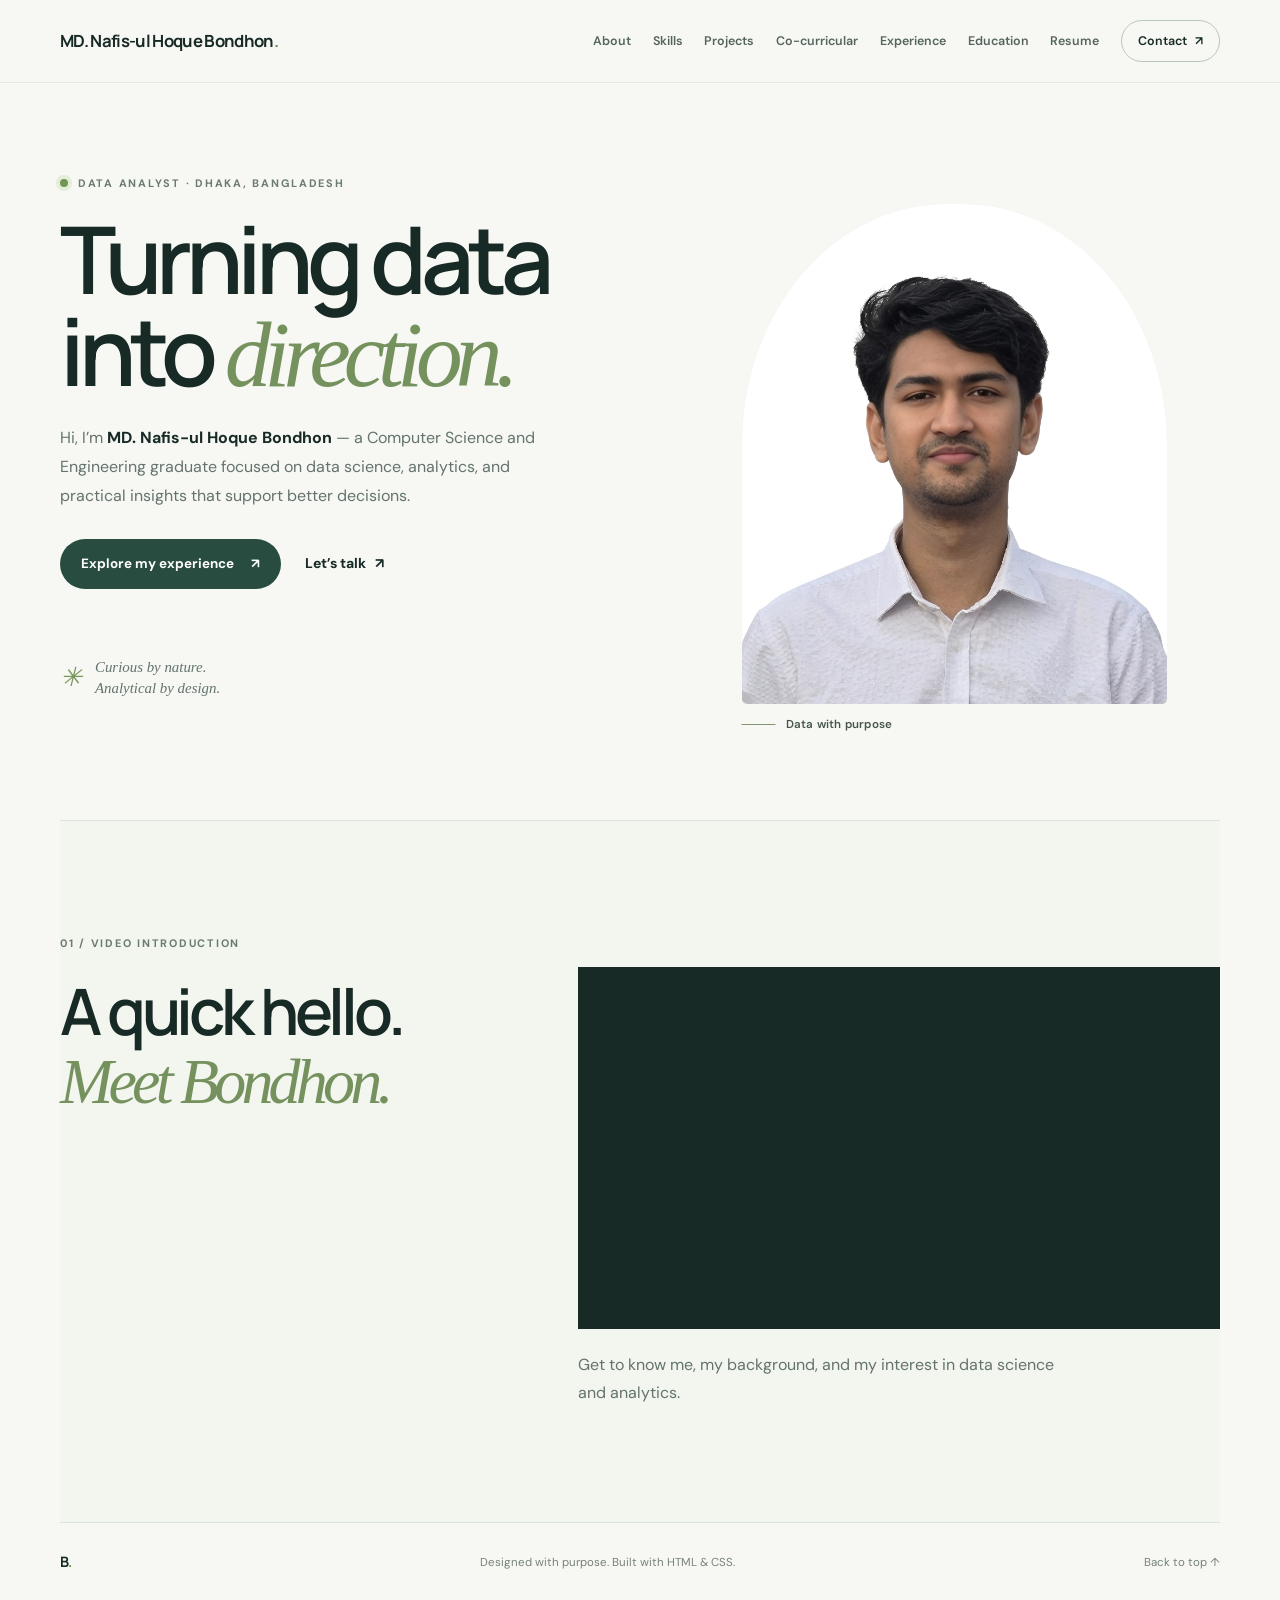
<file: index.html>
<!doctype html>
<html lang="en">
<head>
  <meta charset="utf-8">
  <meta name="viewport" content="width=device-width, initial-scale=1">
  <meta name="description" content="The portfolio of MD. Nafis-ul Hoque Bondhon, a data analyst specializing in data science, analytics, and machine learning.">
  <title>MD. Nafis-ul Hoque Bondhon | Data Analyst</title>
  <link rel="stylesheet" href="style.css">
</head>
<body id="top">
  <header class="site-header">
    <div class="header-inner">
      <a class="brand" href="index.html" aria-label="MD. Nafis-ul Hoque Bondhon, home">MD. Nafis-ul Hoque Bondhon<span>.</span></a>
      <nav class="site-nav" aria-label="Main navigation">
        <a href="about.html">About</a>
        <a href="skills.html">Skills</a>
        <a href="projects.html">Projects</a>
        <a href="co-curricular.html">Co-curricular</a>
        <a href="experience.html">Experience</a>
        <a href="education.html">Education</a>
        <a href="resume.html">Resume</a>
        <a class="nav-contact" href="contact.html">Contact <span aria-hidden="true">↗</span></a>
      </nav>
    </div>
  </header>

  <main>
    <section class="hero section-wrap" aria-labelledby="hero-title">
      <div class="hero-copy">
        <p class="eyebrow"><span class="status-dot"></span> DATA ANALYST · DHAKA, BANGLADESH</p>
        <h1 id="hero-title">Turning data<br>into <span>direction.</span></h1>
        <p class="hero-intro">Hi, I’m <strong>MD. Nafis-ul Hoque Bondhon</strong> — a Computer Science and Engineering graduate focused on data science, analytics, and practical insights that support better decisions.</p>
        <div class="hero-actions">
          <a class="button button-primary" href="experience.html">Explore my experience <span aria-hidden="true">↗</span></a>
          <a class="text-link" href="mailto:nafisulhaque8048@gmail.com">Let’s talk <span aria-hidden="true">↗</span></a>
        </div>
        <div class="hero-note">
          <span class="note-mark" aria-hidden="true">✳</span>
          <span>Curious by nature.<br>Analytical by design.</span>
        </div>
      </div>
      <div class="hero-visual">
        <div class="portrait-frame">
          <img src="Bondhon.jpg" alt="Portrait of MD. Nafis-ul Hoque Bondhon">
        </div>
        <div class="portrait-caption">
          <span class="caption-line"></span>
          <span>Data with purpose</span>
        </div>
      </div>
    </section>

    <section class="video-intro section-wrap section-block" aria-labelledby="video-title">
      <div class="section-heading">
        <p class="eyebrow">01 / VIDEO INTRODUCTION</p>
        <h2 id="video-title">A quick hello.<br><span>Meet Bondhon.</span></h2>
      </div>
      <div class="video-intro-content">
        <div class="video-frame">
          <iframe
            src="https://www.youtube-nocookie.com/embed/mBA6qOTguQE"
            title="Video introduction by MD. Nafis-ul Hoque Bondhon"
            loading="lazy"
            referrerpolicy="strict-origin-when-cross-origin"
            allow="accelerometer; autoplay; clipboard-write; encrypted-media; gyroscope; picture-in-picture; web-share"
            allowfullscreen></iframe>
        </div>
        <p class="video-note">Get to know me, my background, and my interest in data science and analytics.</p>
      </div>
    </section>
  </main>

  <footer class="site-footer">
    <a class="brand footer-brand" href="index.html">B<span>.</span></a>
    <p>Designed with purpose. Built with HTML &amp; CSS.</p>
    <a href="#top">Back to top ↑</a>
  </footer>
</body>
</html>
</file>
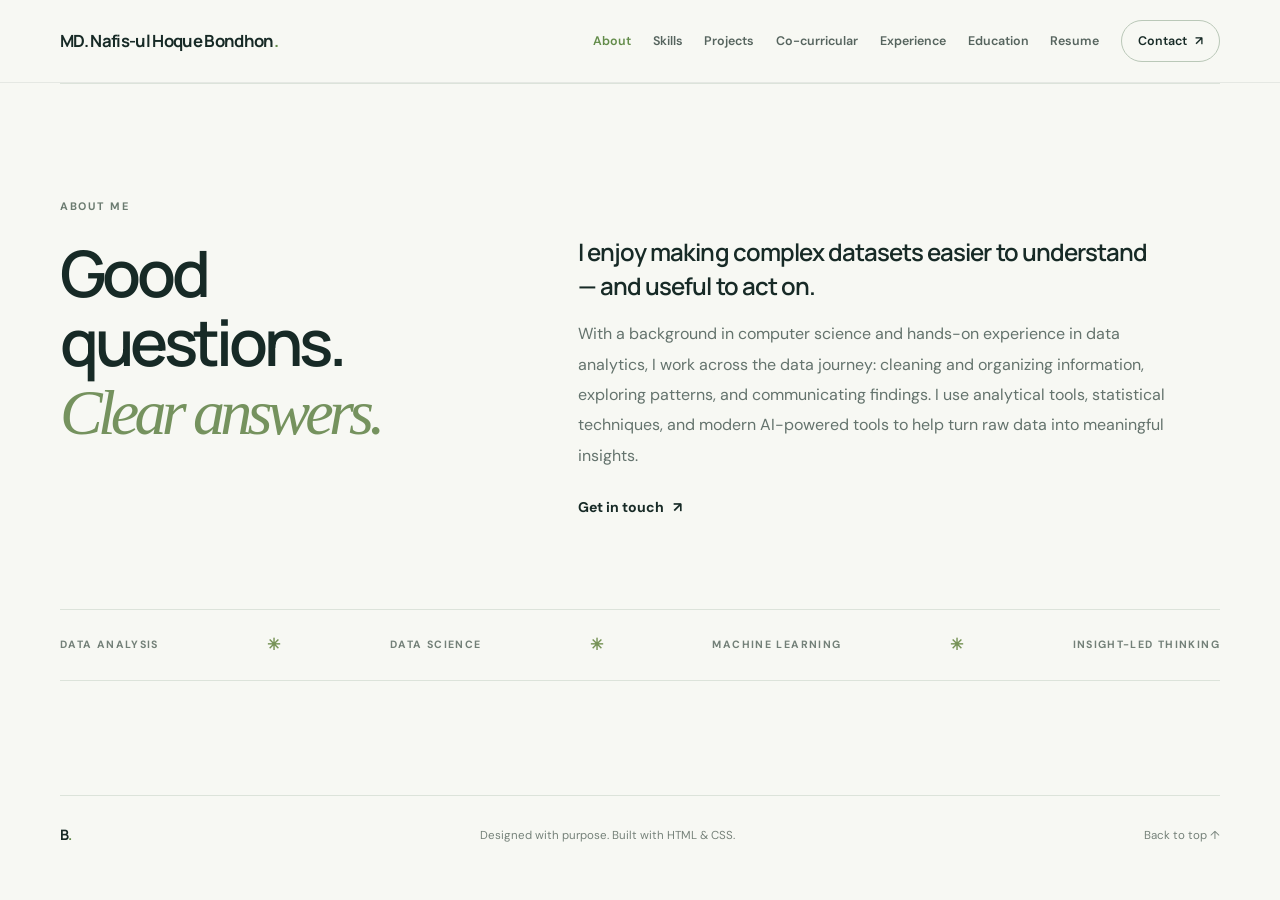
<file: about.html>
<!doctype html>
<html lang="en">
<head>
  <meta charset="utf-8">
  <meta name="viewport" content="width=device-width, initial-scale=1">
  <meta name="description" content="About MD. Nafis-ul Hoque Bondhon, a data analyst focused on data science, analytics, and practical insights.">
  <title>About | MD. Nafis-ul Hoque Bondhon</title>
  <link rel="stylesheet" href="style.css">
</head>
<body id="top">
  <header class="site-header">
    <div class="header-inner">
      <a class="brand" href="index.html" aria-label="MD. Nafis-ul Hoque Bondhon, home">MD. Nafis-ul Hoque Bondhon<span>.</span></a>
      <nav class="site-nav" aria-label="Main navigation">
        <a href="about.html" aria-current="page">About</a><a href="skills.html">Skills</a><a href="projects.html">Projects</a><a href="co-curricular.html">Co-curricular</a><a href="experience.html">Experience</a><a href="education.html">Education</a><a href="resume.html">Resume</a><a class="nav-contact" href="contact.html">Contact <span aria-hidden="true">↗</span></a>
      </nav>
    </div>
  </header>
  <main>
    <section class="about section-wrap section-block" aria-labelledby="about-title">
      <div class="section-heading">
        <p class="eyebrow">ABOUT ME</p>
        <h1 id="about-title">Good questions.<br><span>Clear answers.</span></h1>
      </div>
      <div class="about-content">
        <p class="about-lead">I enjoy making complex datasets easier to understand — and useful to act on.</p>
        <p>With a background in computer science and hands-on experience in data analytics, I work across the data journey: cleaning and organizing information, exploring patterns, and communicating findings. I use analytical tools, statistical techniques, and modern AI-powered tools to help turn raw data into meaningful insights.</p>
        <a class="text-link" href="mailto:nafisulhaque8048@gmail.com">Get in touch <span aria-hidden="true">↗</span></a>
      </div>
      <div class="about-ribbon">
        <span>DATA ANALYSIS</span><span class="ribbon-star" aria-hidden="true">✳</span>
        <span>DATA SCIENCE</span><span class="ribbon-star" aria-hidden="true">✳</span>
        <span>MACHINE LEARNING</span><span class="ribbon-star" aria-hidden="true">✳</span>
        <span>INSIGHT-LED THINKING</span>
      </div>
    </section>
  </main>
  <footer class="site-footer">
    <a class="brand footer-brand" href="index.html">B<span>.</span></a>
    <p>Designed with purpose. Built with HTML &amp; CSS.</p>
    <a href="#top">Back to top ↑</a>
  </footer>
</body>
</html>
</file>
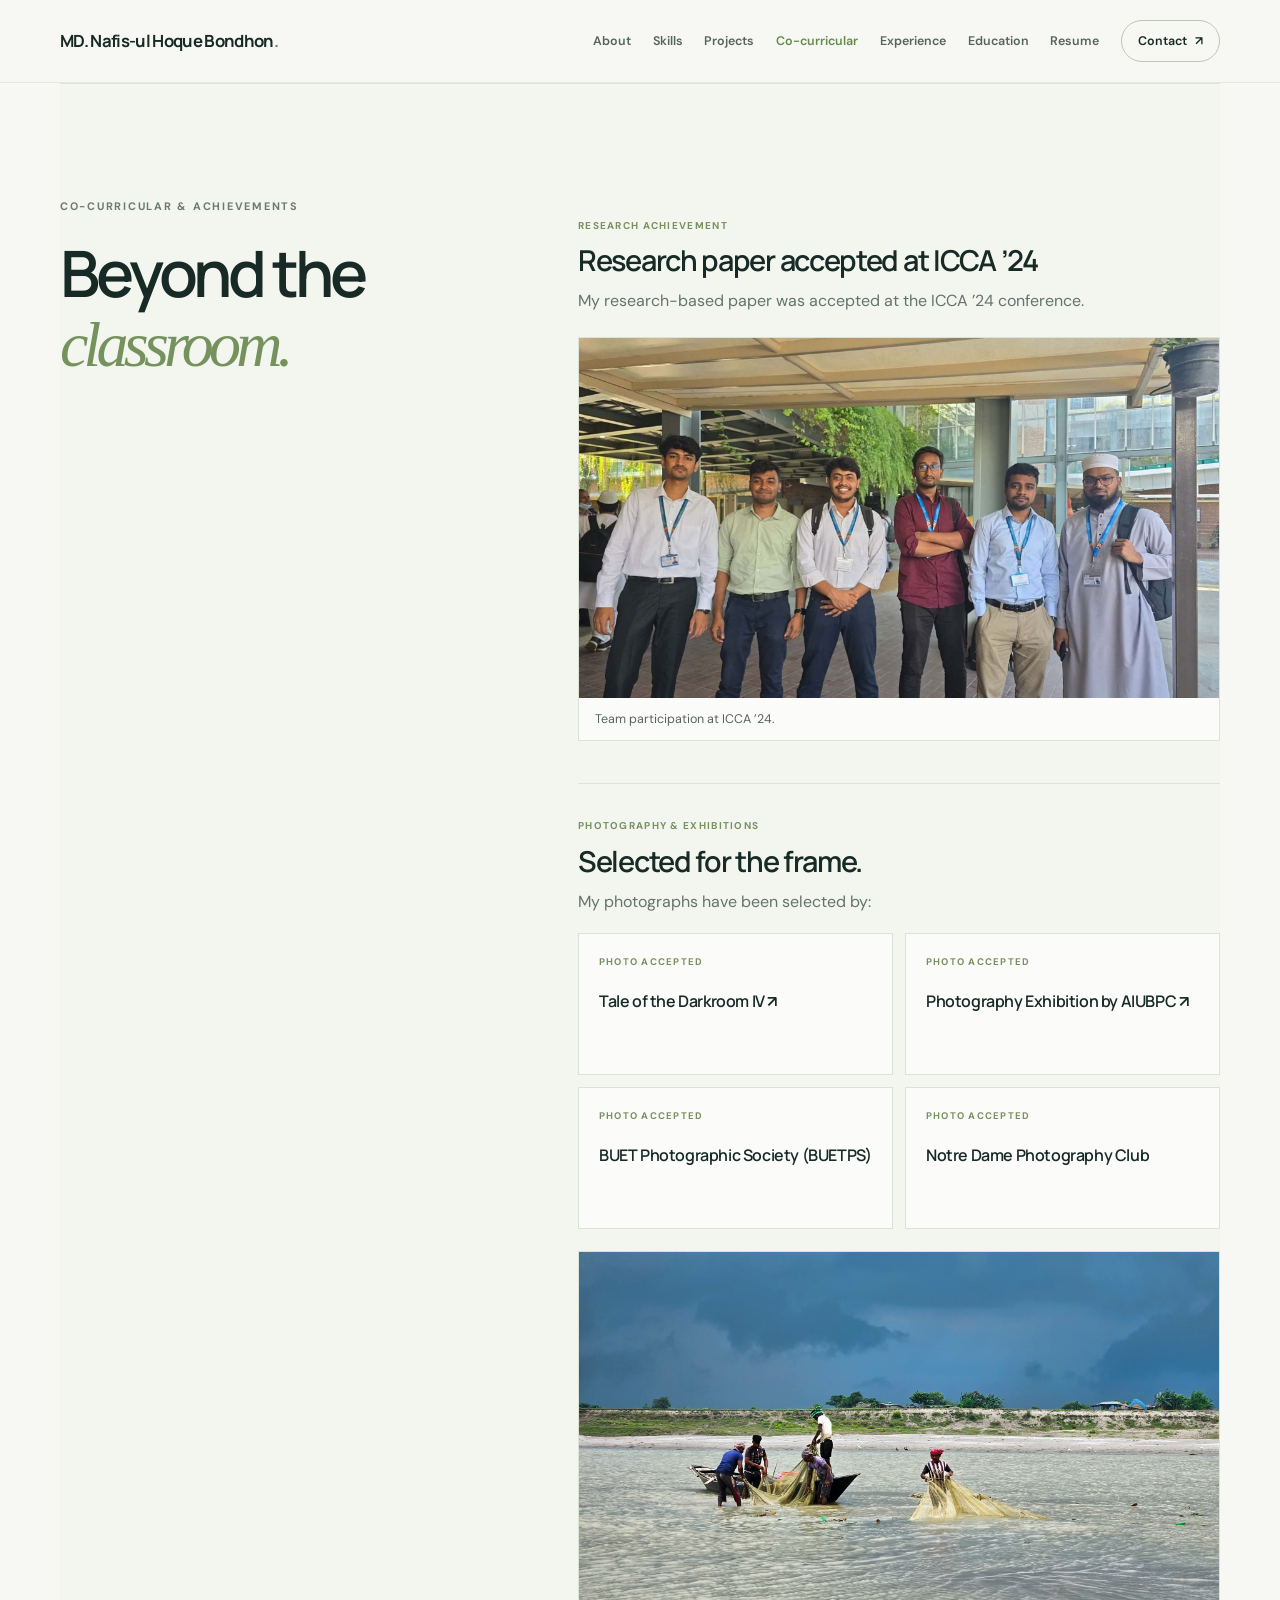
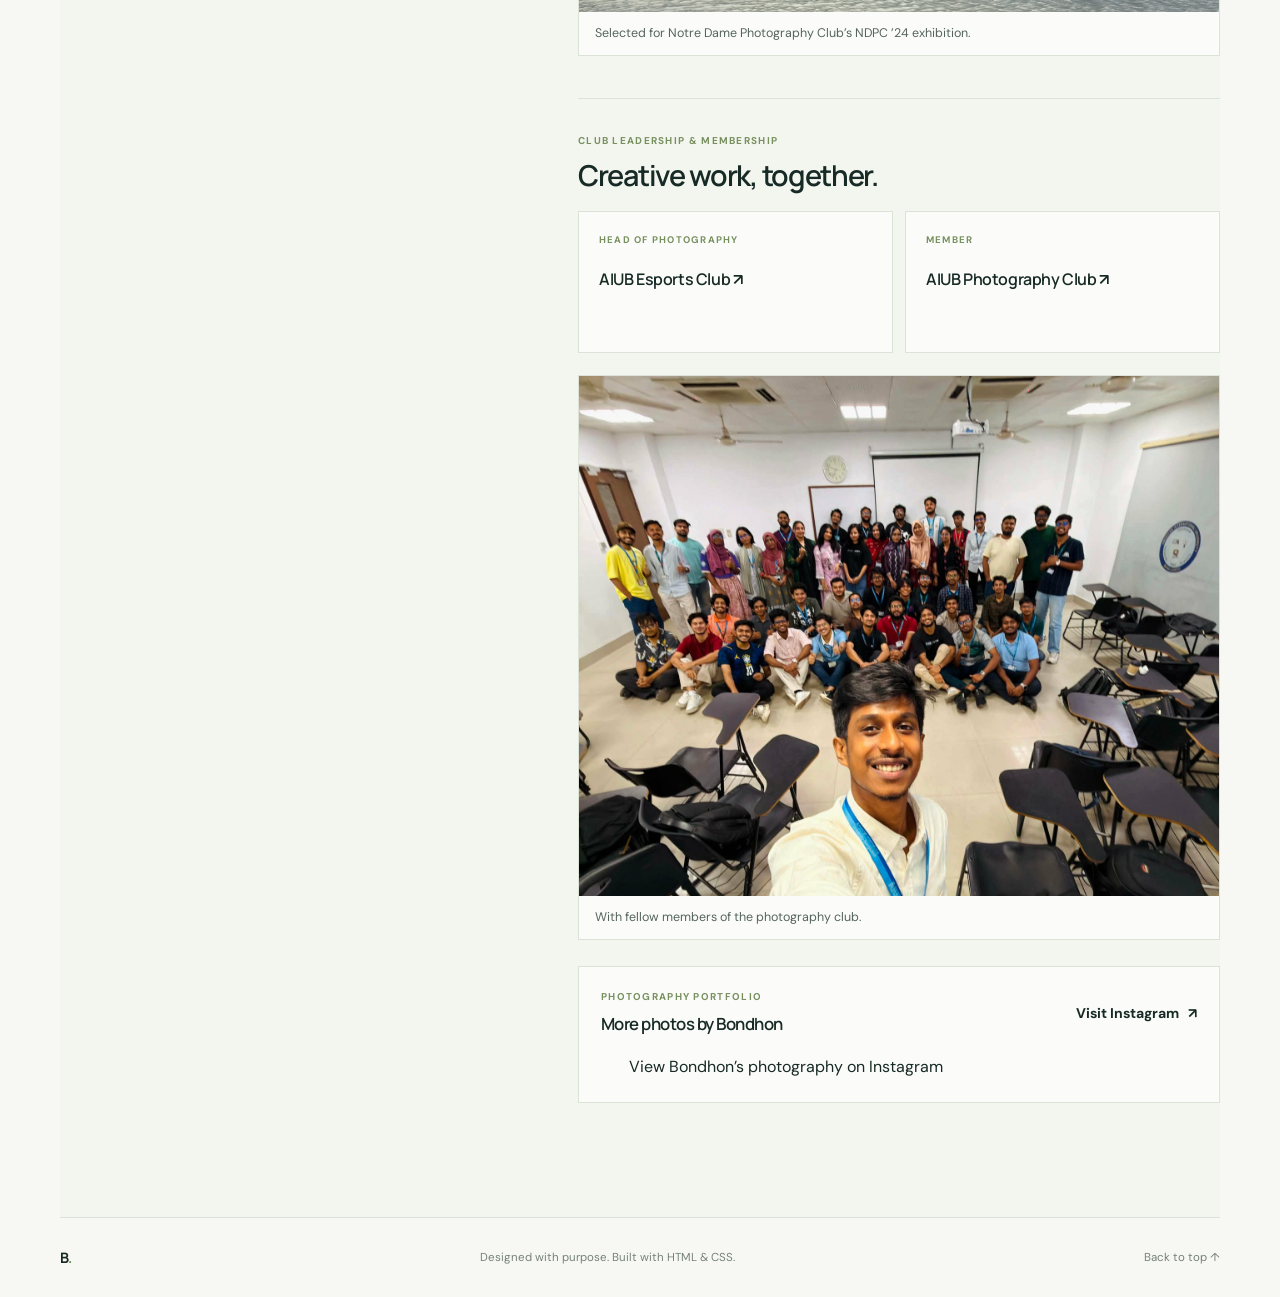
<file: co-curricular.html>
<!doctype html>
<html lang="en">
<head>
  <meta charset="utf-8">
  <meta name="viewport" content="width=device-width, initial-scale=1">
  <meta name="description" content="Research, photography exhibitions, and club activities of MD. Nafis-ul Hoque Bondhon.">
  <title>Co-curricular | MD. Nafis-ul Hoque Bondhon</title>
  <link rel="stylesheet" href="style.css">
</head>
<body id="top">
  <header class="site-header">
    <div class="header-inner">
      <a class="brand" href="index.html" aria-label="MD. Nafis-ul Hoque Bondhon, home">MD. Nafis-ul Hoque Bondhon<span>.</span></a>
      <nav class="site-nav" aria-label="Main navigation">
        <a href="about.html">About</a><a href="skills.html">Skills</a><a href="projects.html">Projects</a><a href="co-curricular.html" aria-current="page">Co-curricular</a><a href="experience.html">Experience</a><a href="education.html">Education</a><a href="resume.html">Resume</a><a class="nav-contact" href="contact.html">Contact <span aria-hidden="true">↗</span></a>
      </nav>
    </div>
  </header>
  <main>
    <section class="co-curricular section-wrap section-block" aria-labelledby="co-curricular-title">
      <div class="section-heading">
        <p class="eyebrow">CO-CURRICULAR &amp; ACHIEVEMENTS</p>
        <h1 id="co-curricular-title">Beyond the<br><span>classroom.</span></h1>
      </div>
      <div class="co-curricular-content">
        <section class="portfolio-subsection" aria-labelledby="research-title">
          <p class="role-type">RESEARCH ACHIEVEMENT</p>
          <h2 class="portfolio-subtitle" id="research-title">Research paper accepted at ICCA ’24</h2>
          <p class="portfolio-copy">My research-based paper was accepted at the ICCA ’24 conference.</p>
          <figure class="proof-figure conference-proof">
            <img src="resources/ICREST.jpg" alt="Research team at ICCA ’24" loading="lazy">
            <figcaption>Team participation at ICCA ’24.</figcaption>
          </figure>
        </section>

        <section class="portfolio-subsection" aria-labelledby="photography-title">
          <p class="role-type">PHOTOGRAPHY &amp; EXHIBITIONS</p>
          <h2 class="portfolio-subtitle" id="photography-title">Selected for the frame.</h2>
          <p class="portfolio-copy">My photographs have been selected by:</p>
          <div class="exhibition-list">
            <article class="exhibition-item">
              <span class="exhibition-label">PHOTO ACCEPTED</span>
              <h3><a href="https://tod4.aiubpc.com/" target="_blank" rel="noopener noreferrer">Tale of the Darkroom IV <span aria-hidden="true">↗</span></a></h3>
            </article>
            <article class="exhibition-item">
              <span class="exhibition-label">PHOTO ACCEPTED</span>
              <h3><a href="https://www.aiub.edu/photography-exhibition-by-aiubpc" target="_blank" rel="noopener noreferrer">Photography Exhibition by AIUBPC <span aria-hidden="true">↗</span></a></h3>
            </article>
            <article class="exhibition-item">
              <span class="exhibition-label">PHOTO ACCEPTED</span>
              <h3>BUET Photographic Society (BUETPS)</h3>
            </article>
            <article class="exhibition-item">
              <span class="exhibition-label">PHOTO ACCEPTED</span>
              <h3>Notre Dame Photography Club</h3>
            </article>
          </div>
          <figure class="proof-figure photography-proof">
            <img src="resources/AcceptedInPhotographyExhibition.jpg" alt="Photograph of fishermen at work, selected for exhibition" loading="lazy">
            <figcaption>Selected for Notre Dame Photography Club’s NDPC ’24 exhibition.</figcaption>
          </figure>
        </section>

        <section class="portfolio-subsection" aria-labelledby="clubs-title">
          <p class="role-type">CLUB LEADERSHIP &amp; MEMBERSHIP</p>
          <h2 class="portfolio-subtitle" id="clubs-title">Creative work, together.</h2>
          <div class="exhibition-list club-roles">
            <article class="exhibition-item">
              <span class="exhibition-label">HEAD OF PHOTOGRAPHY</span>
              <h3><a href="https://www.facebook.com/aiubes" target="_blank" rel="noopener noreferrer">AIUB Esports Club <span aria-hidden="true">↗</span></a></h3>
            </article>
            <article class="exhibition-item">
              <span class="exhibition-label">MEMBER</span>
              <h3><a href="https://www.aiubpc.com/" target="_blank" rel="noopener noreferrer">AIUB Photography Club <span aria-hidden="true">↗</span></a></h3>
            </article>
          </div>
          <figure class="proof-figure membership-proof">
            <img src="resources/MemberOfaPhotography-club.jpg" alt="Bondhon with fellow members at a photography club event" loading="lazy">
            <figcaption>With fellow members of the photography club.</figcaption>
          </figure>
        </section>

        <section class="instagram-embed" aria-labelledby="instagram-title">
          <div class="instagram-embed-heading">
            <div>
              <p class="role-type">PHOTOGRAPHY PORTFOLIO</p>
              <h2 id="instagram-title">More photos by Bondhon</h2>
            </div>
            <a class="text-link" href="https://www.instagram.com/bondhon27_/" target="_blank" rel="noopener noreferrer">Visit Instagram <span aria-hidden="true">↗</span></a>
          </div>
          <blockquote class="instagram-media" data-instgrm-permalink="https://www.instagram.com/bondhon27_/" data-instgrm-version="14" aria-label="Instagram profile with Bondhon's photography">
            <a href="https://www.instagram.com/bondhon27_/" target="_blank" rel="noopener noreferrer">View Bondhon’s photography on Instagram</a>
          </blockquote>
        </section>
      </div>
    </section>
  </main>
  <footer class="site-footer">
    <a class="brand footer-brand" href="index.html">B<span>.</span></a>
    <p>Designed with purpose. Built with HTML &amp; CSS.</p>
    <a href="#top">Back to top ↑</a>
  </footer>
  <script async src="https://www.instagram.com/embed.js"></script>
</body>
</html>
</file>
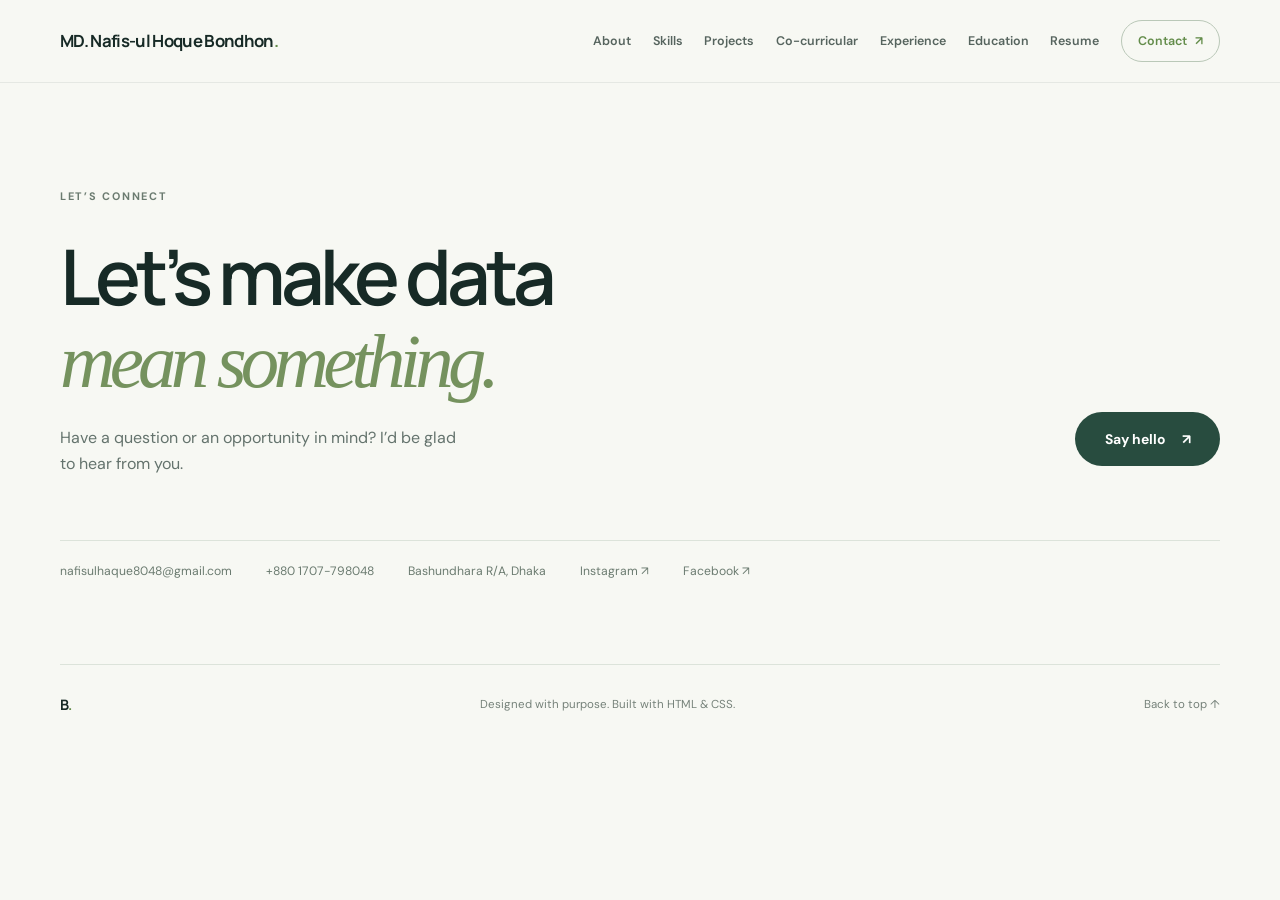
<file: contact.html>
<!doctype html>
<html lang="en">
<head>
  <meta charset="utf-8">
  <meta name="viewport" content="width=device-width, initial-scale=1">
  <meta name="description" content="Contact MD. Nafis-ul Hoque Bondhon about data analytics and career opportunities.">
  <title>Contact | MD. Nafis-ul Hoque Bondhon</title>
  <link rel="stylesheet" href="style.css">
</head>
<body id="top">
  <header class="site-header">
    <div class="header-inner">
      <a class="brand" href="index.html" aria-label="MD. Nafis-ul Hoque Bondhon, home">MD. Nafis-ul Hoque Bondhon<span>.</span></a>
      <nav class="site-nav" aria-label="Main navigation">
        <a href="about.html">About</a><a href="skills.html">Skills</a><a href="projects.html">Projects</a><a href="co-curricular.html">Co-curricular</a><a href="experience.html">Experience</a><a href="education.html">Education</a><a href="resume.html">Resume</a><a class="nav-contact" href="contact.html" aria-current="page">Contact <span aria-hidden="true">↗</span></a>
      </nav>
    </div>
  </header>
  <main>
    <section class="contact section-wrap" aria-labelledby="contact-title">
      <p class="eyebrow">LET’S CONNECT</p>
      <div class="contact-layout">
        <div>
          <h1 id="contact-title">Let’s make data<br><span>mean something.</span></h1>
          <p class="contact-copy">Have a question or an opportunity in mind? I’d be glad to hear from you.</p>
        </div>
        <a class="contact-email" href="mailto:nafisulhaque8048@gmail.com">Say hello <span aria-hidden="true">↗</span></a>
      </div>
      <div class="contact-details">
        <a href="mailto:nafisulhaque8048@gmail.com">nafisulhaque8048@gmail.com</a>
        <a href="tel:+8801707798048">+880 1707-798048</a>
        <span>Bashundhara R/A, Dhaka</span>
        <a href="https://www.instagram.com/bondhon27_/" target="_blank" rel="noopener noreferrer">Instagram <span aria-hidden="true">↗</span></a>
        <a href="https://www.facebook.com/nafisulhaque.bondhon" target="_blank" rel="noopener noreferrer">Facebook <span aria-hidden="true">↗</span></a>
      </div>
    </section>
  </main>
  <footer class="site-footer">
    <a class="brand footer-brand" href="index.html">B<span>.</span></a>
    <p>Designed with purpose. Built with HTML &amp; CSS.</p>
    <a href="#top">Back to top ↑</a>
  </footer>
</body>
</html>
</file>
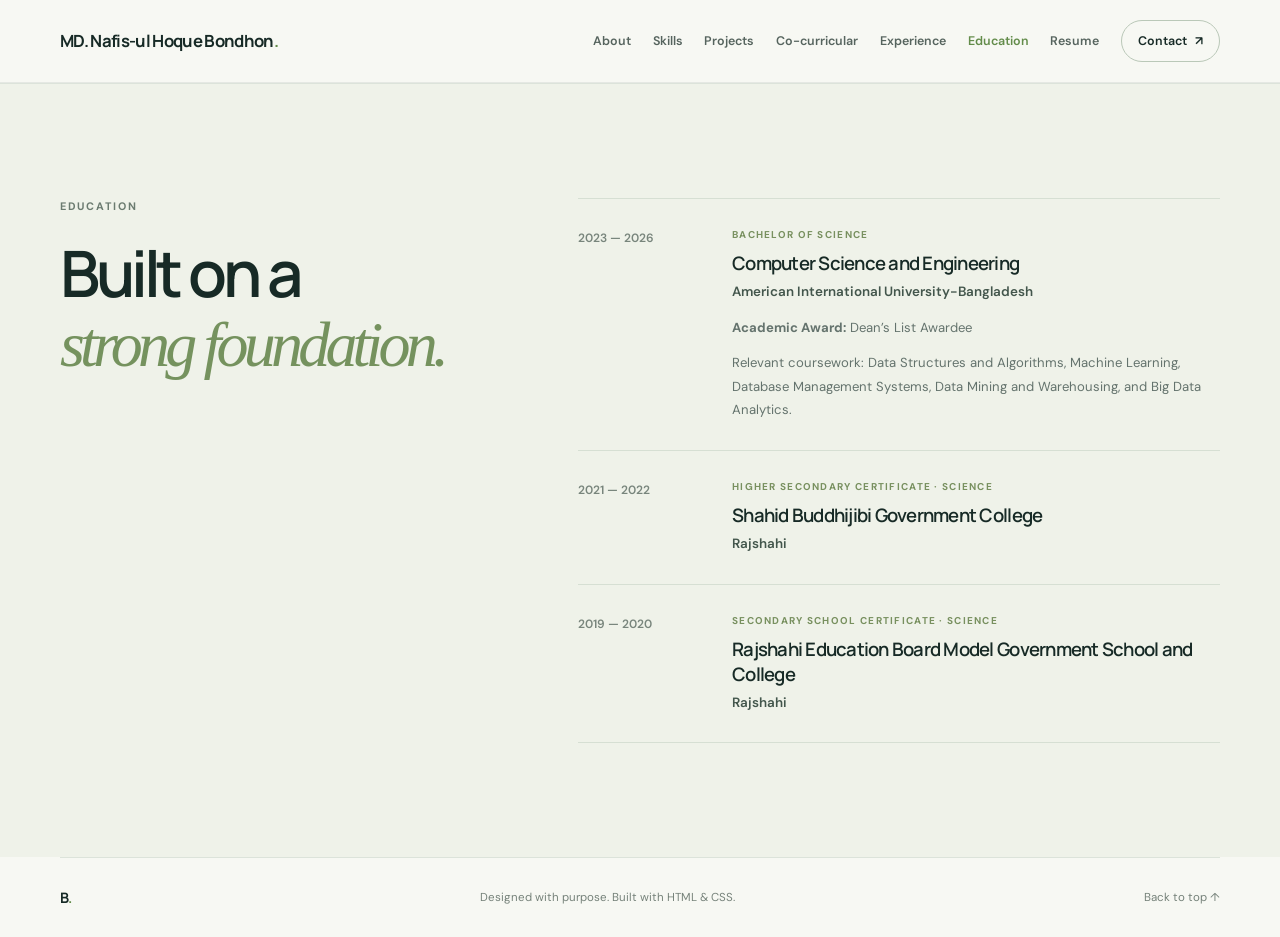
<file: education.html>
<!doctype html>
<html lang="en">
<head>
  <meta charset="utf-8">
  <meta name="viewport" content="width=device-width, initial-scale=1">
  <meta name="description" content="Education and relevant coursework of MD. Nafis-ul Hoque Bondhon.">
  <title>Education | MD. Nafis-ul Hoque Bondhon</title>
  <link rel="stylesheet" href="style.css">
</head>
<body id="top">
  <header class="site-header">
    <div class="header-inner">
      <a class="brand" href="index.html" aria-label="MD. Nafis-ul Hoque Bondhon, home">MD. Nafis-ul Hoque Bondhon<span>.</span></a>
      <nav class="site-nav" aria-label="Main navigation">
        <a href="about.html">About</a><a href="skills.html">Skills</a><a href="projects.html">Projects</a><a href="co-curricular.html">Co-curricular</a><a href="experience.html">Experience</a><a href="education.html" aria-current="page">Education</a><a href="resume.html">Resume</a><a class="nav-contact" href="contact.html">Contact <span aria-hidden="true">↗</span></a>
      </nav>
    </div>
  </header>
  <main>
    <section class="education section-wrap section-block" aria-labelledby="education-title">
      <div class="section-heading">
        <p class="eyebrow">EDUCATION</p>
        <h1 id="education-title">Built on a<br><span>strong foundation.</span></h1>
      </div>
      <div class="education-list">
        <article class="education-item">
          <div class="education-period">2023 — 2026</div>
          <div>
            <p class="role-type">BACHELOR OF SCIENCE</p>
            <h2>Computer Science and Engineering</h2>
            <p class="organization">American International University-Bangladesh</p>
            <p class="coursework"><strong>Academic Award:</strong> Dean’s List Awardee</p>
            <p class="coursework">Relevant coursework: Data Structures and Algorithms, Machine Learning, Database Management Systems, Data Mining and Warehousing, and Big Data Analytics.</p>
          </div>
        </article>
        <article class="education-item">
          <div class="education-period">2021 — 2022</div>
          <div>
            <p class="role-type">HIGHER SECONDARY CERTIFICATE · SCIENCE</p>
            <h2>Shahid Buddhijibi Government College</h2>
            <p class="organization">Rajshahi</p>
          </div>
        </article>
        <article class="education-item">
          <div class="education-period">2019 — 2020</div>
          <div>
            <p class="role-type">SECONDARY SCHOOL CERTIFICATE · SCIENCE</p>
            <h2>Rajshahi Education Board Model Government School and College</h2>
            <p class="organization">Rajshahi</p>
          </div>
        </article>
      </div>
    </section>
  </main>
  <footer class="site-footer">
    <a class="brand footer-brand" href="index.html">B<span>.</span></a>
    <p>Designed with purpose. Built with HTML &amp; CSS.</p>
    <a href="#top">Back to top ↑</a>
  </footer>
</body>
</html>
</file>
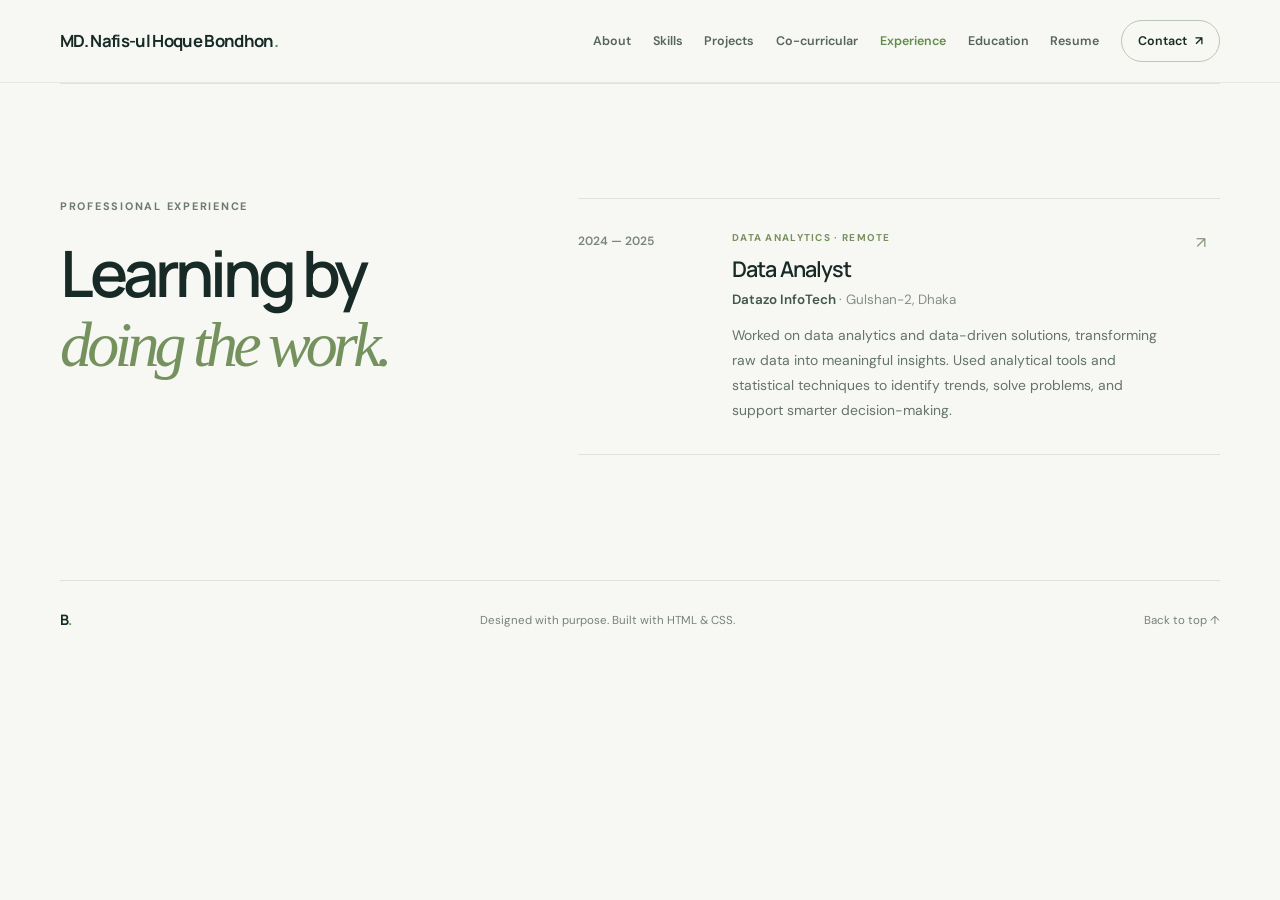
<file: experience.html>
<!doctype html>
<html lang="en">
<head>
  <meta charset="utf-8">
  <meta name="viewport" content="width=device-width, initial-scale=1">
  <meta name="description" content="Professional data analytics and data science experience of MD. Nafis-ul Hoque Bondhon.">
  <title>Experience | MD. Nafis-ul Hoque Bondhon</title>
  <link rel="stylesheet" href="style.css">
</head>
<body id="top">
  <header class="site-header">
    <div class="header-inner">
      <a class="brand" href="index.html" aria-label="MD. Nafis-ul Hoque Bondhon, home">MD. Nafis-ul Hoque Bondhon<span>.</span></a>
      <nav class="site-nav" aria-label="Main navigation">
        <a href="about.html">About</a><a href="skills.html">Skills</a><a href="projects.html">Projects</a><a href="co-curricular.html">Co-curricular</a><a href="experience.html" aria-current="page">Experience</a><a href="education.html">Education</a><a href="resume.html">Resume</a><a class="nav-contact" href="contact.html">Contact <span aria-hidden="true">↗</span></a>
      </nav>
    </div>
  </header>
  <main>
    <section class="experience section-wrap section-block" aria-labelledby="experience-title">
      <div class="section-heading">
        <p class="eyebrow">PROFESSIONAL EXPERIENCE</p>
        <h1 id="experience-title">Learning by<br><span>doing the work.</span></h1>
      </div>
      <div class="timeline">
        <article class="timeline-item">
          <div class="timeline-date">2024 — 2025</div>
          <div class="timeline-main">
            <p class="role-type">DATA ANALYTICS · REMOTE</p>
            <h2>Data Analyst</h2>
            <p class="organization">Datazo InfoTech <span>· Gulshan-2, Dhaka</span></p>
            <p class="role-description">Worked on data analytics and data-driven solutions, transforming raw data into meaningful insights. Used analytical tools and statistical techniques to identify trends, solve problems, and support smarter decision-making.</p>
          </div>
          <span class="timeline-arrow" aria-hidden="true">↗</span>
        </article>
      </div>
    </section>
  </main>
  <footer class="site-footer">
    <a class="brand footer-brand" href="index.html">B<span>.</span></a>
    <p>Designed with purpose. Built with HTML &amp; CSS.</p>
    <a href="#top">Back to top ↑</a>
  </footer>
</body>
</html>
</file>
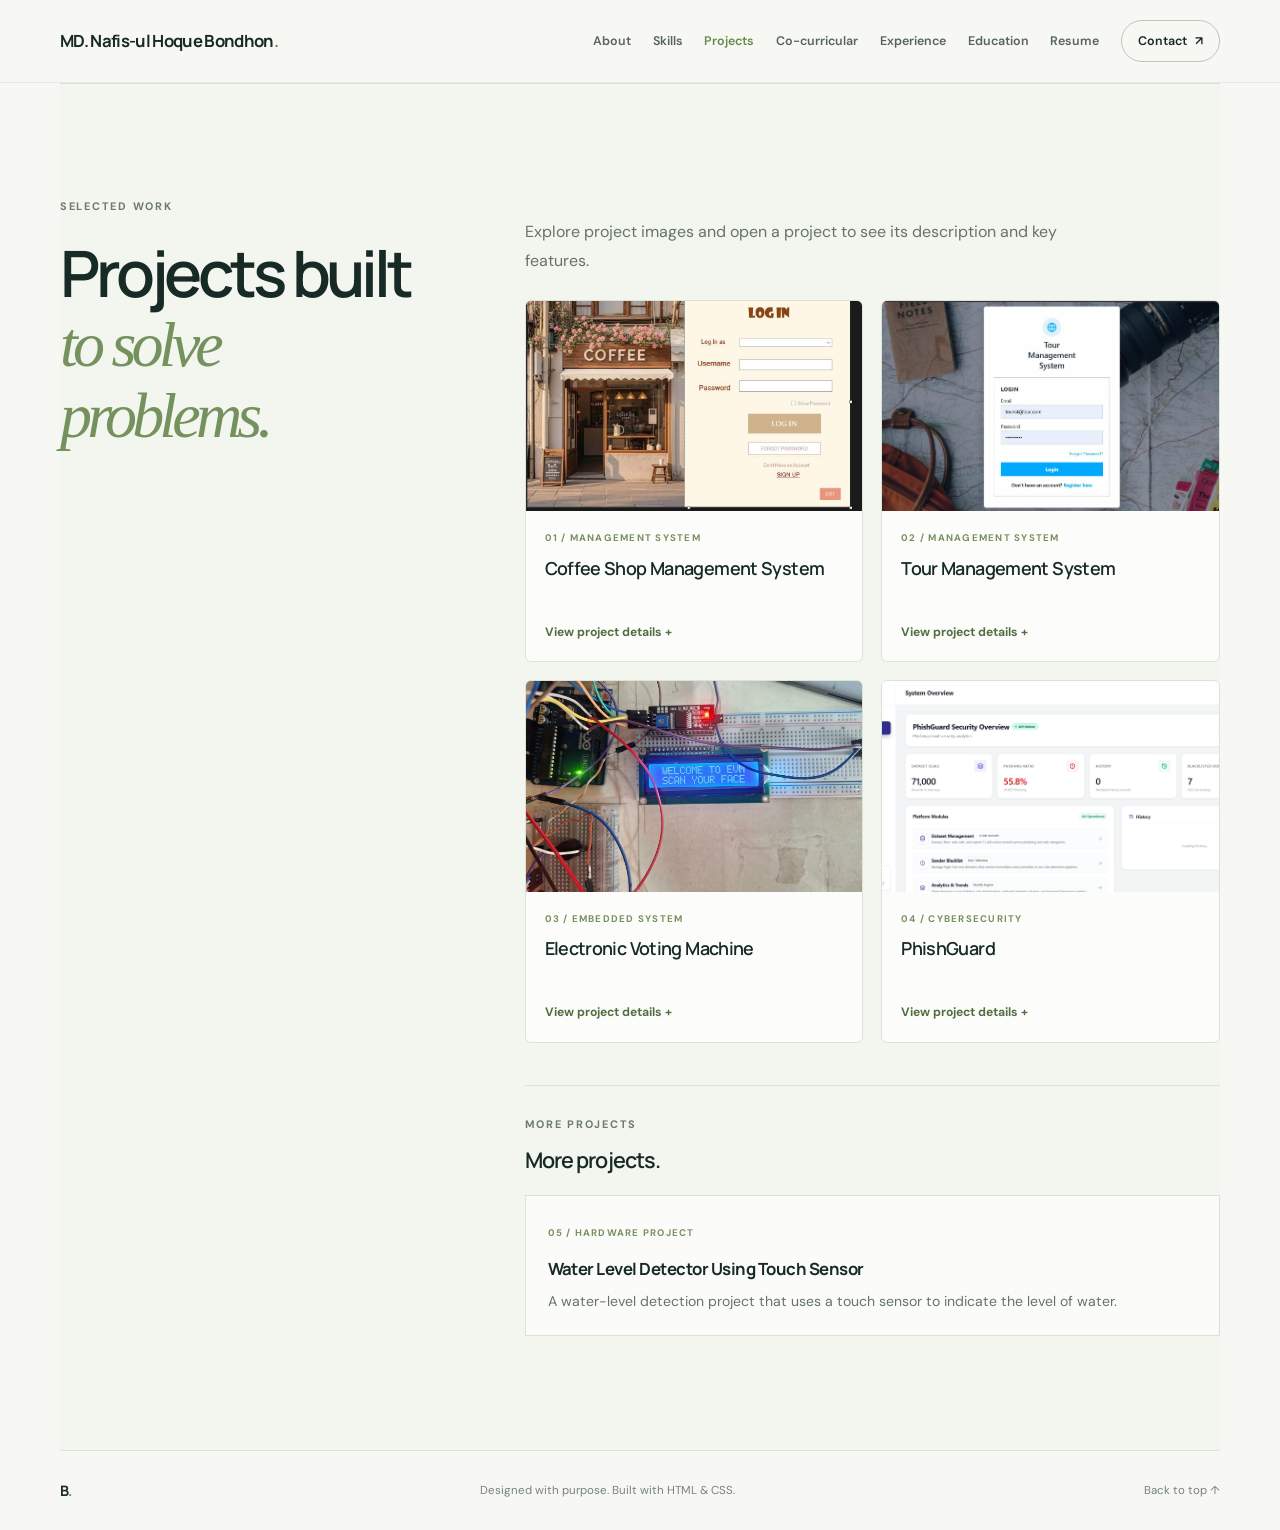
<file: projects.html>
<!doctype html>
<html lang="en">
<head>
  <meta charset="utf-8">
  <meta name="viewport" content="width=device-width, initial-scale=1">
  <meta name="description" content="Selected software, security, and hardware projects by MD. Nafis-ul Hoque Bondhon.">
  <title>Projects | MD. Nafis-ul Hoque Bondhon</title>
  <link rel="stylesheet" href="style.css">
</head>
<body id="top">
  <header class="site-header">
    <div class="header-inner">
      <a class="brand" href="index.html" aria-label="MD. Nafis-ul Hoque Bondhon, home">MD. Nafis-ul Hoque Bondhon<span>.</span></a>
      <nav class="site-nav" aria-label="Main navigation">
        <a href="about.html">About</a><a href="skills.html">Skills</a><a href="projects.html" aria-current="page">Projects</a><a href="co-curricular.html">Co-curricular</a><a href="experience.html">Experience</a><a href="education.html">Education</a><a href="resume.html">Resume</a><a class="nav-contact" href="contact.html">Contact <span aria-hidden="true">↗</span></a>
      </nav>
    </div>
  </header>
  <main>
    <section class="projects section-wrap section-block" aria-labelledby="projects-title">
      <div class="section-heading">
        <p class="eyebrow">SELECTED WORK</p>
        <h1 id="projects-title">Projects built<br><span>to solve problems.</span></h1>
      </div>
      <div class="projects-content">
        <p class="section-intro">Explore project images and open a project to see its description and key features.</p>
        <div class="project-grid">
          <details class="project-card">
            <summary>
              <img src="resources/CoffeShopManagement.jpg" alt="Coffee Shop Management System login screen" loading="lazy">
              <span class="project-summary">
                <span class="project-number">01 / MANAGEMENT SYSTEM</span>
                <span class="project-title">Coffee Shop Management System</span>
                <span class="project-toggle"><span class="toggle-open">View project details</span><span class="toggle-close">Hide details</span></span>
              </span>
            </summary>
            <div class="project-details">
              <p>A Coffee Shop Management System with a user-friendly login interface. Admins, employees, and customers can securely log in using a username and password, with password recovery, sign-up, and exit options.</p>
              <h2>Features</h2>
              <ul class="project-features">
                <li>Login</li><li>Sign up</li><li>Forgot password</li><li>Order management</li>
                <li>Payment system</li><li>Menu management</li><li>Food management</li>
                <li>Employee management</li><li>Customer management</li>
                <li>Financial management</li><li>Sales report</li><li>Logout</li><li>Exit</li>
              </ul>
            </div>
          </details>

          <details class="project-card">
            <summary>
              <img src="resources/TourManagementSystem.jpg" alt="Tour Management System login screen" loading="lazy">
              <span class="project-summary">
                <span class="project-number">02 / MANAGEMENT SYSTEM</span>
                <span class="project-title">Tour Management System</span>
                <span class="project-toggle"><span class="toggle-open">View project details</span><span class="toggle-close">Hide details</span></span>
              </span>
            </summary>
            <div class="project-details">
              <p>A Tour Management System that helps tourists log in and access tour-related services.</p>
              <h2>Features</h2>
              <ul class="project-features">
                <li>Login</li><li>Registration</li><li>Forgot password</li><li>Tour booking</li>
                <li>Tour packages</li><li>Tourist management</li><li>Tour guide management</li>
                <li>Destination management</li><li>Payment</li>
              </ul>
            </div>
          </details>

          <details class="project-card">
            <summary>
              <img src="resources/ElectronicVotingMachine.jpg" alt="Electronic Voting Machine prototype with LCD display" loading="lazy">
              <span class="project-summary">
                <span class="project-number">03 / EMBEDDED SYSTEM</span>
                <span class="project-title">Electronic Voting Machine</span>
                <span class="project-toggle"><span class="toggle-open">View project details</span><span class="toggle-close">Hide details</span></span>
              </span>
            </summary>
            <div class="project-details">
              <p>An Electronic Voting Machine that uses face recognition to verify voters and support secure voting.</p>
              <img class="project-detail-image" src="resources/ElectronicVotingMachien1.jpg" alt="Electronic Voting Machine candidate selection prototype" loading="lazy">
              <h2>Features</h2>
              <ul class="project-features">
                <li>Face recognition</li><li>Voter verification</li><li>Candidate selection</li>
                <li>Vote casting</li><li>Duplicate-voting prevention</li><li>LCD display</li>
                <li>LED indicators</li><li>Vote counting</li><li>Result display</li>
              </ul>
            </div>
          </details>

          <details class="project-card">
            <summary>
              <img src="resources/Phising-detection.jpg" alt="PhishGuard phishing security analytics dashboard" loading="lazy">
              <span class="project-summary">
                <span class="project-number">04 / CYBERSECURITY</span>
                <span class="project-title">PhishGuard</span>
                <span class="project-toggle"><span class="toggle-open">View project details</span><span class="toggle-close">Hide details</span></span>
              </span>
            </summary>
            <div class="project-details">
              <p>PhishGuard is a phishing email detection and security analysis system that identifies phishing emails, manages blacklisted domains, and provides security analytics to protect users from email-based threats.</p>
              <h2>Key features</h2>
              <ul class="project-features">
                <li>Email dataset management</li><li>Phishing email detection</li>
                <li>Phishing ratio analysis</li><li>Sender domain blacklisting</li>
                <li>Security analytics and trends</li><li>Email history tracking</li>
                <li>Risk statistics and visualization</li><li>Dataset filtering and export</li>
                <li>Real-time API monitoring</li>
              </ul>
            </div>
          </details>
        </div>

        <section class="more-projects" aria-labelledby="more-projects-title">
          <p class="eyebrow">MORE PROJECTS</p>
          <h2 id="more-projects-title">More projects.</h2>
          <article class="more-project-card">
            <span class="project-number">05 / HARDWARE PROJECT</span>
            <h3>Water Level Detector Using Touch Sensor</h3>
            <p>A water-level detection project that uses a touch sensor to indicate the level of water.</p>
          </article>
        </section>
      </div>
    </section>
  </main>
  <footer class="site-footer">
    <a class="brand footer-brand" href="index.html">B<span>.</span></a>
    <p>Designed with purpose. Built with HTML &amp; CSS.</p>
    <a href="#top">Back to top ↑</a>
  </footer>
</body>
</html>
</file>
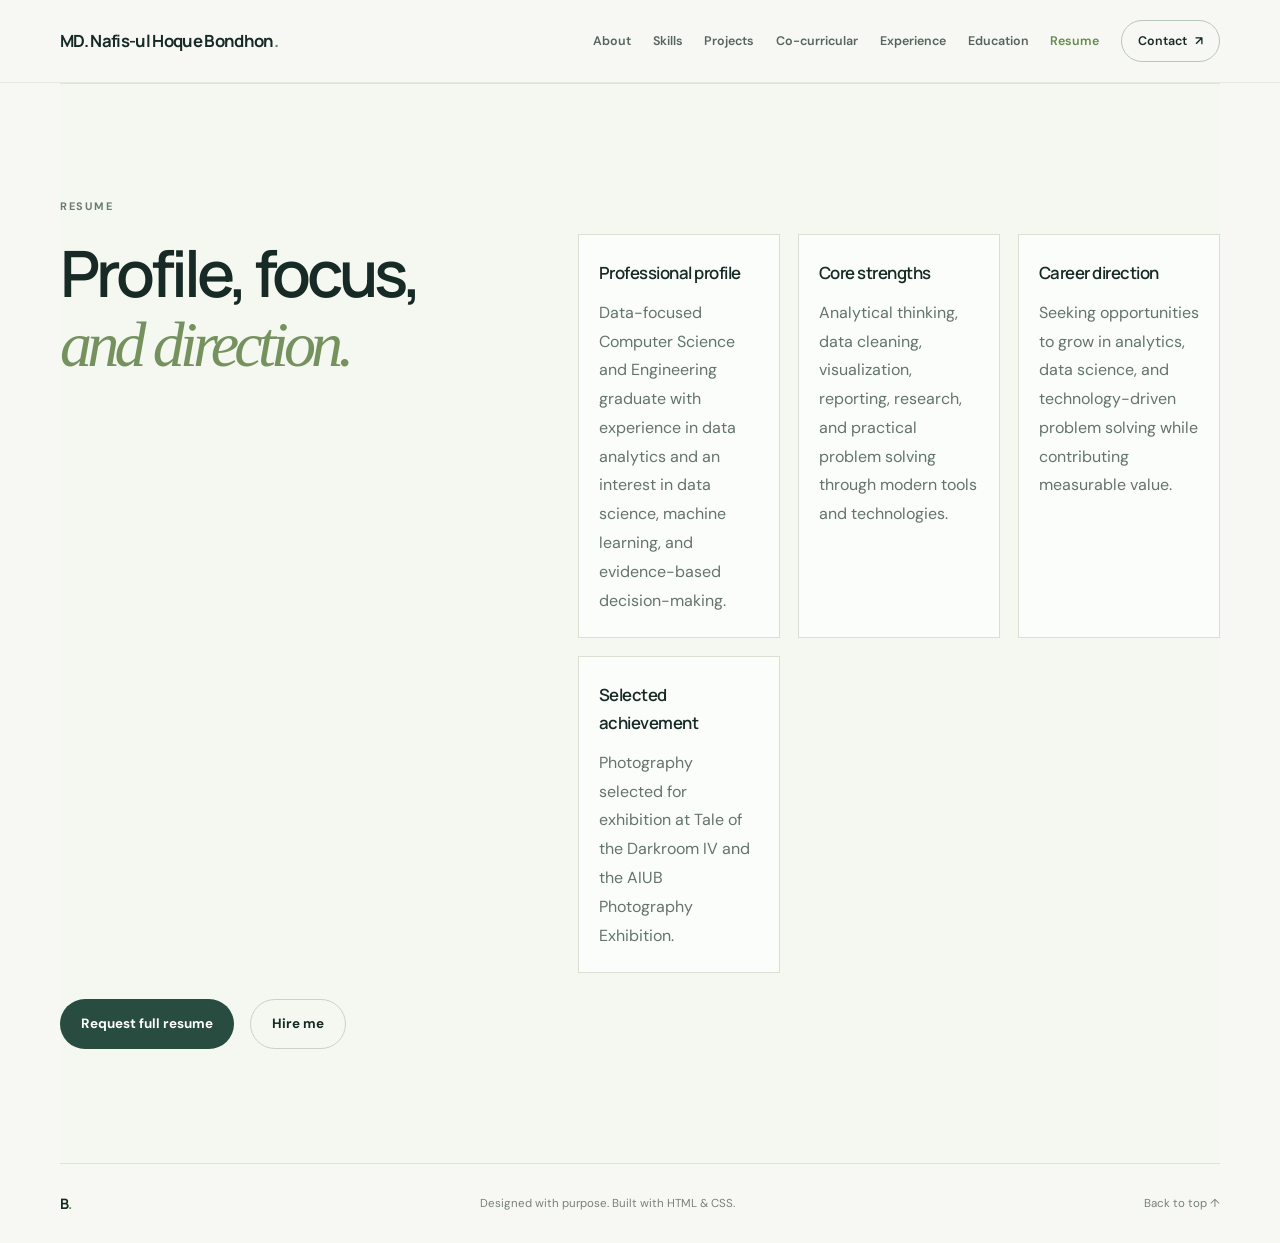
<file: resume.html>
<!doctype html>
<html lang="en">
<head>
  <meta charset="utf-8">
  <meta name="viewport" content="width=device-width, initial-scale=1">
  <meta name="description" content="Professional profile, strengths, and career direction of MD. Nafis-ul Hoque Bondhon.">
  <title>Resume | MD. Nafis-ul Hoque Bondhon</title>
  <link rel="stylesheet" href="style.css">
</head>
<body id="top">
  <header class="site-header">
    <div class="header-inner">
      <a class="brand" href="index.html" aria-label="MD. Nafis-ul Hoque Bondhon, home">MD. Nafis-ul Hoque Bondhon<span>.</span></a>
      <nav class="site-nav" aria-label="Main navigation">
        <a href="about.html">About</a><a href="skills.html">Skills</a><a href="projects.html">Projects</a><a href="co-curricular.html">Co-curricular</a><a href="experience.html">Experience</a><a href="education.html">Education</a><a href="resume.html" aria-current="page">Resume</a><a class="nav-contact" href="contact.html">Contact <span aria-hidden="true">↗</span></a>
      </nav>
    </div>
  </header>
  <main>
    <section class="resume section-wrap section-block" aria-labelledby="resume-title">
      <div class="section-heading">
        <p class="eyebrow">RESUME</p>
        <h1 id="resume-title">Profile, focus,<br><span>and direction.</span></h1>
      </div>
      <div class="resume-content">
        <article class="resume-card">
          <h2>Professional profile</h2>
          <p>Data-focused Computer Science and Engineering graduate with experience in data analytics and an interest in data science, machine learning, and evidence-based decision-making.</p>
        </article>
        <article class="resume-card">
          <h2>Core strengths</h2>
          <p>Analytical thinking, data cleaning, visualization, reporting, research, and practical problem solving through modern tools and technologies.</p>
        </article>
        <article class="resume-card">
          <h2>Career direction</h2>
          <p>Seeking opportunities to grow in analytics, data science, and technology-driven problem solving while contributing measurable value.</p>
        </article>
        <article class="resume-card">
          <h2>Selected achievement</h2>
          <p>Photography selected for exhibition at Tale of the Darkroom IV and the AIUB Photography Exhibition.</p>
        </article>
      </div>
      <div class="resume-actions">
        <a class="button button-primary" href="mailto:nafisulhaque8048@gmail.com?subject=Request%20for%20Resume">Request full resume</a>
        <a class="button button-secondary" href="contact.html">Hire me</a>
      </div>
    </section>
  </main>
  <footer class="site-footer">
    <a class="brand footer-brand" href="index.html">B<span>.</span></a>
    <p>Designed with purpose. Built with HTML &amp; CSS.</p>
    <a href="#top">Back to top ↑</a>
  </footer>
</body>
</html>
</file>
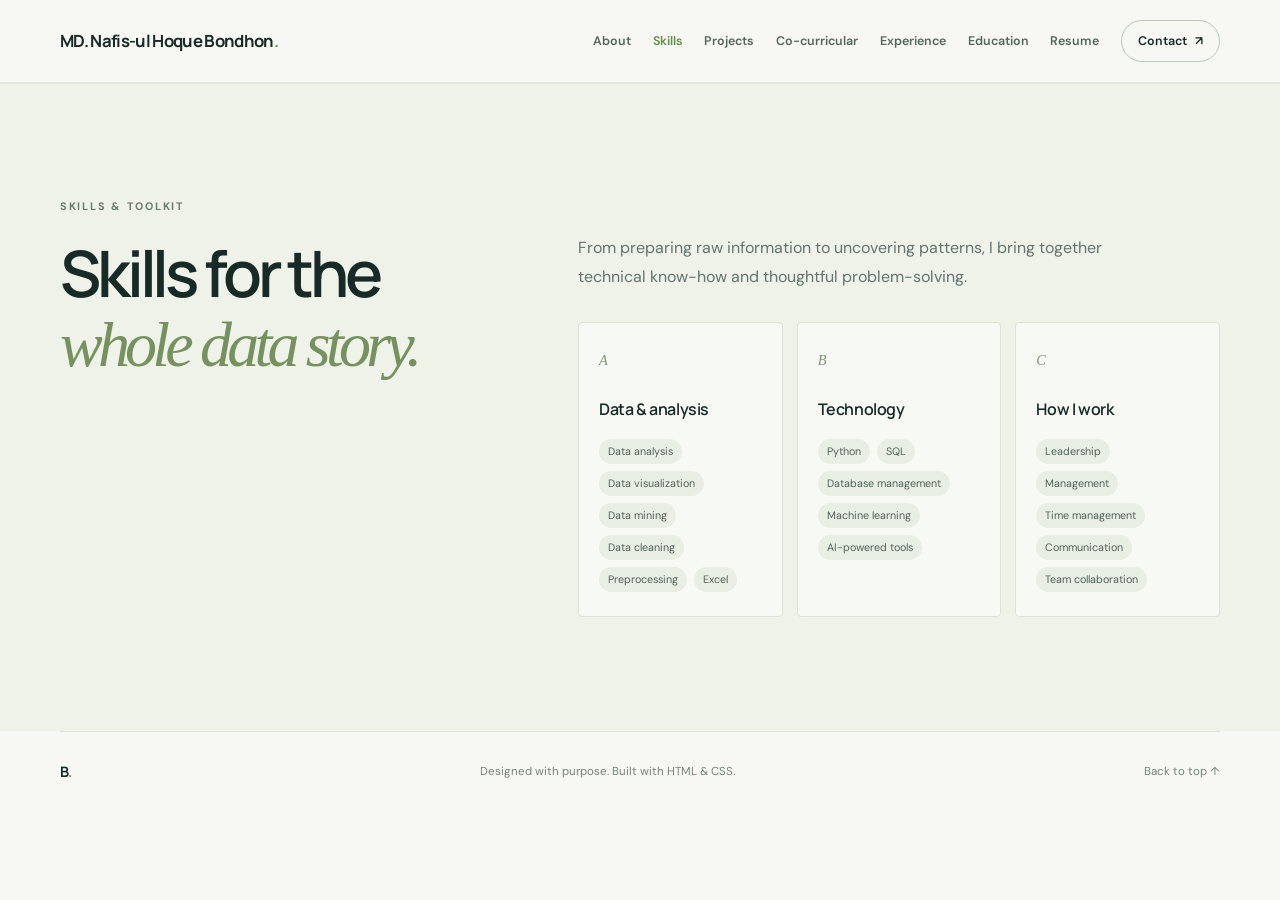
<file: skills.html>
<!doctype html>
<html lang="en">
<head>
  <meta charset="utf-8">
  <meta name="viewport" content="width=device-width, initial-scale=1">
  <meta name="description" content="Data analysis, technology, and professional skills of MD. Nafis-ul Hoque Bondhon.">
  <title>Skills | MD. Nafis-ul Hoque Bondhon</title>
  <link rel="stylesheet" href="style.css">
</head>
<body id="top">
  <header class="site-header">
    <div class="header-inner">
      <a class="brand" href="index.html" aria-label="MD. Nafis-ul Hoque Bondhon, home">MD. Nafis-ul Hoque Bondhon<span>.</span></a>
      <nav class="site-nav" aria-label="Main navigation">
        <a href="about.html">About</a><a href="skills.html" aria-current="page">Skills</a><a href="projects.html">Projects</a><a href="co-curricular.html">Co-curricular</a><a href="experience.html">Experience</a><a href="education.html">Education</a><a href="resume.html">Resume</a><a class="nav-contact" href="contact.html">Contact <span aria-hidden="true">↗</span></a>
      </nav>
    </div>
  </header>
  <main>
    <section class="skills section-wrap section-block" aria-labelledby="skills-title">
      <div class="section-heading">
        <p class="eyebrow">SKILLS &amp; TOOLKIT</p>
        <h1 id="skills-title">Skills for the<br><span>whole data story.</span></h1>
      </div>
      <div class="skills-content">
        <p class="section-intro">From preparing raw information to uncovering patterns, I bring together technical know-how and thoughtful problem-solving.</p>
        <div class="skill-groups">
          <article class="skill-card">
            <span class="card-index">A</span>
            <h2>Data &amp; analysis</h2>
            <ul class="tag-list">
              <li>Data analysis</li><li>Data visualization</li><li>Data mining</li>
              <li>Data cleaning</li><li>Preprocessing</li><li>Excel</li>
            </ul>
          </article>
          <article class="skill-card">
            <span class="card-index">B</span>
            <h2>Technology</h2>
            <ul class="tag-list">
              <li>Python</li><li>SQL</li><li>Database management</li>
              <li>Machine learning</li><li>AI-powered tools</li>
            </ul>
          </article>
          <article class="skill-card">
            <span class="card-index">C</span>
            <h2>How I work</h2>
            <ul class="tag-list">
              <li>Leadership</li><li>Management</li><li>Time management</li>
              <li>Communication</li><li>Team collaboration</li>
            </ul>
          </article>
        </div>
      </div>
    </section>
  </main>
  <footer class="site-footer">
    <a class="brand footer-brand" href="index.html">B<span>.</span></a>
    <p>Designed with purpose. Built with HTML &amp; CSS.</p>
    <a href="#top">Back to top ↑</a>
  </footer>
</body>
</html>
</file>
<file: style.css>
@import url('https://fonts.googleapis.com/css2?family=DM+Sans:wght@400;500;600;700&family=Manrope:wght@400;500;600;700;800&display=swap');

:root {
  color-scheme: light;
  --ink: #172a26;
  --muted: #64736d;
  --paper: #f7f8f3;
  --white: #fff;
  --green: #c5ee74;
  --green-dark: #284c3f;
  --line: #dce3da;
  --serif: Georgia, 'Times New Roman', serif;
  --sans: 'DM Sans', Arial, sans-serif;
  --display: 'Manrope', 'DM Sans', Arial, sans-serif;
}

* {
  box-sizing: border-box;
}

html {
  scroll-behavior: smooth;
  scroll-padding-top: 6rem;
}

body {
  margin: 0;
  background: var(--paper);
  color: var(--ink);
  font-family: var(--sans);
  font-size: 16px;
  line-height: 1.65;
  -webkit-font-smoothing: antialiased;
}

a {
  color: inherit;
  text-decoration: none;
}

a:focus-visible {
  outline: 2px solid #578b44;
  outline-offset: 5px;
}

.section-wrap,
.header-inner,
.site-footer {
  width: min(1160px, calc(100% - 64px));
  margin-inline: auto;
}

.site-header {
  position: relative;
  z-index: 2;
  background: var(--paper);
  border-bottom: 1px solid rgba(23, 42, 38, .08);
}

.header-inner {
  min-height: 82px;
  display: flex;
  align-items: center;
  justify-content: space-between;
  gap: 32px;
}

.brand {
  font-family: var(--display);
  font-size: 1.05rem;
  font-weight: 700;
  line-height: 1;
  letter-spacing: -.04em;
  white-space: nowrap;
}

.brand span {
  color: #638c4a;
}

.site-nav {
  display: flex;
  align-items: center;
  gap: clamp(10px, 1.7vw, 22px);
  color: #56645e;
  font-size: .78rem;
  font-weight: 600;
}

.site-nav a,
.text-link,
.site-footer a {
  transition: color .2s ease;
}

.site-nav a:hover,
.text-link:hover,
.site-footer a:hover {
  color: #638c4a;
}

.site-nav .nav-contact {
  padding: 10px 16px;
  border: 1px solid #bac8b8;
  border-radius: 999px;
  color: var(--ink);
}

.site-nav a[aria-current="page"] {
  color: #638c4a;
}

.nav-contact span {
  margin-left: 5px;
}

.hero {
  min-height: 680px;
  padding-top: 92px;
  padding-bottom: 88px;
  display: grid;
  grid-template-columns: 1.05fr .95fr;
  align-items: center;
  position: relative;
  gap: 40px;
}

.hero-copy {
  position: relative;
  z-index: 1;
  padding-bottom: 34px;
}

.eyebrow {
  margin: 0 0 22px;
  color: #6b7b70;
  font-size: .68rem;
  font-weight: 700;
  letter-spacing: .16em;
  line-height: 1.5;
}

.hero .eyebrow {
  display: flex;
  align-items: center;
  gap: 10px;
}

.status-dot {
  width: 8px;
  height: 8px;
  border-radius: 50%;
  background: #719553;
  box-shadow: 0 0 0 4px #e4edd8;
}

h1,
h2,
h3,
p {
  margin-top: 0;
}

h1,
h2 {
  font-family: var(--display);
  font-weight: 600;
  letter-spacing: -.065em;
}

.hero h1 {
  max-width: 700px;
  margin-bottom: 24px;
  font-size: clamp(3.5rem, 7.3vw, 6.7rem);
  line-height: .98;
}

.hero h1 span,
.section-heading h1 span,
.section-heading h2 span,
.contact h1 span,
.contact h2 span {
  color: #75925e;
  font-family: var(--serif);
  font-weight: 400;
  font-style: italic;
  letter-spacing: -.075em;
}

.hero-intro {
  max-width: 485px;
  margin-bottom: 28px;
  color: var(--muted);
  font-size: 1rem;
  line-height: 1.8;
}

.hero-intro strong {
  color: var(--ink);
  font-weight: 700;
}

.hero-actions {
  display: flex;
  flex-wrap: wrap;
  align-items: center;
  gap: 24px;
}

.button {
  min-height: 50px;
  padding: 0 21px;
  display: inline-flex;
  align-items: center;
  justify-content: center;
  gap: 17px;
  border-radius: 999px;
  font-size: .84rem;
  font-weight: 700;
  transition: transform .2s ease, background .2s ease;
}

.button:hover {
  transform: translateY(-2px);
}

.button-primary {
  background: var(--green-dark);
  color: var(--white);
}

.button-primary:hover {
  background: #1c3c31;
}

.button-secondary {
  border: 1px solid #c9d3c5;
  background: transparent;
  color: var(--ink);
}

.button-secondary:hover {
  background: #eef2ea;
}

.text-link {
  display: inline-flex;
  align-items: center;
  gap: 9px;
  color: var(--ink);
  font-size: .88rem;
  font-weight: 700;
}

.hero-note {
  margin-top: 68px;
  display: flex;
  align-items: center;
  gap: 13px;
  color: var(--muted);
  font-family: var(--serif);
  font-size: .93rem;
  font-style: italic;
  line-height: 1.4;
}

.note-mark {
  color: #78975f;
  font-family: var(--sans);
  font-size: 1.65rem;
}

.hero-visual {
  min-height: 490px;
  position: relative;
  display: flex;
  justify-content: center;
  align-items: center;
}

.portrait-frame {
  width: min(100%, 425px);
  height: 500px;
  overflow: hidden;
  position: relative;
  border-radius: 48% 48% 5px 5px;
  background: #e6eadf;
}

.portrait-frame img {
  width: 100%;
  height: 100%;
  display: block;
  object-fit: cover;
  object-position: center 27%;
}

.portrait-caption {
  position: absolute;
  left: 50%;
  bottom: -30px;
  width: min(100%, 425px);
  display: flex;
  align-items: center;
  gap: 10px;
  color: #45554d;
  font-size: .72rem;
  font-weight: 600;
  letter-spacing: .02em;
  transform: translateX(-50%);
}

.caption-line {
  width: 34px;
  height: 1px;
  background: #819573;
}

.scroll-cue {
  position: absolute;
  left: 0;
  bottom: 29px;
  display: flex;
  align-items: center;
  gap: 11px;
  color: #78857c;
  font-size: .62rem;
  font-weight: 700;
  letter-spacing: .12em;
}

.scroll-cue span {
  font-size: 1rem;
}

.section-block {
  padding-top: 114px;
  padding-bottom: 114px;
  display: grid;
  grid-template-columns: .8fr 1.2fr;
  column-gap: 90px;
  border-top: 1px solid var(--line);
}

.video-intro {
  background: #f3f5ef;
}

.video-intro-content {
  display: flex;
  flex-direction: column;
  gap: 22px;
  padding-top: 32px;
}

.video-frame {
  width: 100%;
  aspect-ratio: 16 / 9;
  overflow: hidden;
  background: #172a26;
}

.video-frame iframe {
  width: 100%;
  height: 100%;
  display: block;
  border: 0;
}

.video-note {
  margin: 0;
  max-width: 500px;
  color: var(--muted);
  line-height: 1.8;
}

.section-heading .eyebrow {
  margin-bottom: 25px;
}

.section-heading h1,
.section-heading h2,
.contact h1,
.contact h2 {
  margin-bottom: 0;
  font-size: clamp(2.8rem, 5vw, 4.65rem);
  line-height: 1.07;
}

.about-content {
  max-width: 590px;
  padding-top: 37px;
}

.about-lead {
  margin-bottom: 17px;
  color: var(--ink);
  font-family: var(--display);
  font-size: 1.5rem;
  font-weight: 600;
  letter-spacing: -.04em;
  line-height: 1.4;
}

.about-content > p:not(.about-lead) {
  margin-bottom: 23px;
  color: var(--muted);
  line-height: 1.9;
}

.about-ribbon {
  grid-column: 1 / -1;
  margin-top: 88px;
  padding: 22px 0;
  display: flex;
  align-items: center;
  justify-content: space-between;
  flex-wrap: wrap;
  gap: 16px;
  border-top: 1px solid var(--line);
  border-bottom: 1px solid var(--line);
  color: #738078;
  font-size: .66rem;
  font-weight: 700;
  letter-spacing: .13em;
}

.ribbon-star {
  color: #779357;
  font-size: 1rem;
}

.skills {
  background: #eff2e9;
  width: 100%;
  padding-inline: max(32px, calc((100% - 1160px) / 2));
}

.section-intro {
  max-width: 570px;
  margin: 36px 0 30px;
  color: var(--muted);
  line-height: 1.8;
}

.skill-groups {
  display: grid;
  grid-template-columns: repeat(3, minmax(0, 1fr));
  gap: 14px;
}

.skill-card {
  min-height: 245px;
  padding: 24px 20px;
  position: relative;
  border: 1px solid #dbe2d6;
  border-radius: 4px;
  background: rgba(255, 255, 255, .54);
}

.card-index {
  color: #84947f;
  font-family: var(--serif);
  font-size: .9rem;
  font-style: italic;
}

.skill-card h2 {
  margin: 23px 0 17px;
  font-family: var(--display);
  font-size: 1rem;
  font-weight: 600;
  letter-spacing: -.025em;
}

.tag-list {
  margin: 0;
  padding: 0;
  display: flex;
  flex-wrap: wrap;
  gap: 7px;
  list-style: none;
}

.tag-list li {
  padding: 5px 9px;
  border-radius: 99px;
  background: #e9eee4;
  color: #516158;
  font-size: .67rem;
  line-height: 1.4;
}

.co-curricular {
  background: #f3f5ef;
}

.co-curricular-content {
  min-width: 0;
  padding-top: 20px;
}

.co-curricular-content .section-intro {
  margin: 0 0 20px;
}

.portfolio-subsection + .portfolio-subsection {
  margin-top: 42px;
  padding-top: 34px;
  border-top: 1px solid var(--line);
}

.portfolio-subtitle {
  margin: 0 0 10px;
  font-family: var(--display);
  font-size: clamp(1.35rem, 2.5vw, 1.8rem);
  font-weight: 600;
  letter-spacing: -.045em;
  line-height: 1.25;
}

.portfolio-copy {
  margin-bottom: 18px;
  color: var(--muted);
}

.exhibition-list {
  display: grid;
  grid-template-columns: repeat(2, minmax(0, 1fr));
  gap: 12px;
}

.exhibition-item {
  min-height: 142px;
  padding: 20px;
  border: 1px solid #dbe2d6;
  background: rgba(255, 255, 255, .72);
}

.exhibition-label {
  display: block;
  margin-bottom: 20px;
  color: #78905f;
  font-size: .6rem;
  font-weight: 700;
  letter-spacing: .13em;
}

.exhibition-item h2,
.exhibition-item h3 {
  margin: 0;
  font-family: var(--display);
  font-size: 1rem;
  font-weight: 600;
  letter-spacing: -.025em;
  line-height: 1.45;
}

.exhibition-item h2 a,
.exhibition-item h3 a {
  transition: color .2s ease;
}

.exhibition-item h2 a:hover,
.exhibition-item h3 a:hover {
  color: #638c4a;
}

.proof-figure {
  margin: 22px 0 0;
  overflow: hidden;
  border: 1px solid #dbe2d6;
  background: rgba(255, 255, 255, .72);
}

.proof-figure img {
  width: 100%;
  display: block;
  object-fit: cover;
}

.conference-proof img,
.photography-proof img {
  aspect-ratio: 16 / 9;
}

.membership-proof img {
  max-height: 520px;
  aspect-ratio: 4 / 5;
  object-position: center 38%;
}

.proof-figure figcaption {
  padding: 12px 16px;
  color: #56645e;
  font-size: .78rem;
  line-height: 1.5;
}

.club-roles {
  margin-top: 18px;
}

.instagram-embed {
  margin-top: 26px;
  padding: 22px;
  border: 1px solid #dbe2d6;
  background: rgba(255, 255, 255, .72);
}

.instagram-embed-heading {
  display: flex;
  align-items: center;
  justify-content: space-between;
  gap: 16px;
  margin-bottom: 16px;
}

.instagram-embed-heading .role-type {
  margin-bottom: 5px;
}

.instagram-embed-heading h2 {
  margin: 0;
  font-family: var(--display);
  font-size: 1.05rem;
  letter-spacing: -.03em;
}

.instagram-media {
  width: 100% !important;
  max-width: 540px !important;
  min-width: 0 !important;
  margin: 0 auto !important;
  overflow: hidden;
}

.instagram-media iframe {
  width: 100% !important;
  max-width: 100% !important;
}

.projects {
  background: #f3f5ef;
}

.projects.section-block {
  grid-template-columns: .7fr 1.3fr;
}

.projects-content {
  min-width: 0;
  padding-top: 20px;
}

.projects-content > .section-intro {
  margin: 0 0 24px;
}

.project-grid {
  display: grid;
  grid-template-columns: repeat(2, minmax(0, 1fr));
  gap: 18px;
}

.project-card {
  min-width: 0;
  overflow: hidden;
  border: 1px solid #dbe2d6;
  border-radius: 6px;
  background: rgba(255, 255, 255, .78);
  transition: box-shadow .2s ease, transform .2s ease;
}

.project-card:hover {
  transform: translateY(-3px);
  box-shadow: 0 12px 30px rgba(23, 42, 38, .08);
}

.project-card summary {
  cursor: pointer;
  list-style: none;
}

.project-card summary::-webkit-details-marker {
  display: none;
}

.project-card summary:focus-visible {
  outline: 2px solid #578b44;
  outline-offset: -3px;
}

.project-card summary > img {
  width: 100%;
  aspect-ratio: 16 / 10;
  display: block;
  object-fit: cover;
  background: #e6eadf;
}

.project-summary {
  min-height: 150px;
  padding: 19px;
  display: flex;
  flex-direction: column;
  align-items: flex-start;
}

.project-number {
  color: #78905f;
  font-size: .6rem;
  font-weight: 700;
  letter-spacing: .13em;
}

.project-title {
  margin: 11px 0 15px;
  font-family: var(--display);
  font-size: 1.12rem;
  font-weight: 600;
  letter-spacing: -.035em;
  line-height: 1.3;
}

.project-toggle {
  margin-top: auto;
  color: #536e42;
  font-size: .76rem;
  font-weight: 700;
}

.project-toggle::after {
  content: "  +";
}

.project-card[open] .project-toggle::after {
  content: "  −";
}

.toggle-close,
.project-card[open] .toggle-open {
  display: none;
}

.project-card[open] .toggle-close {
  display: inline;
}

.project-details {
  padding: 19px;
  border-top: 1px solid #dbe2d6;
}

.project-details > p {
  margin-bottom: 17px;
  color: var(--muted);
  font-size: .88rem;
  line-height: 1.75;
}

.project-details h2 {
  margin: 0 0 12px;
  font-family: var(--display);
  font-size: .95rem;
  font-weight: 700;
  letter-spacing: -.02em;
}

.project-detail-image {
  width: 100%;
  margin-bottom: 17px;
  display: block;
  border-radius: 4px;
}

.project-features {
  margin: 0;
  padding: 0;
  display: flex;
  flex-wrap: wrap;
  gap: 8px;
  list-style: none;
}

.project-features li {
  padding: 6px 10px;
  border-radius: 999px;
  background: #edf2e8;
  color: #516158;
  font-size: .7rem;
  line-height: 1.35;
}

.more-projects {
  margin-top: 42px;
  padding-top: 30px;
  border-top: 1px solid var(--line);
}

.more-projects .eyebrow {
  margin-bottom: 10px;
}

.more-projects > h2 {
  margin-bottom: 18px;
  font-family: var(--display);
  font-size: 1.35rem;
  font-weight: 600;
  letter-spacing: -.04em;
}

.more-project-card {
  padding: 22px;
  border: 1px solid #dbe2d6;
  background: rgba(255, 255, 255, .72);
}

.more-project-card h3 {
  margin: 10px 0 7px;
  font-family: var(--display);
  font-size: 1.05rem;
  letter-spacing: -.03em;
}

.more-project-card p {
  margin: 0;
  color: var(--muted);
  font-size: .88rem;
  line-height: 1.7;
}

.experience {
  padding-bottom: 125px;
}

.timeline {
  border-top: 1px solid var(--line);
}

.timeline-item {
  padding: 31px 0;
  display: grid;
  grid-template-columns: 130px 1fr 24px;
  gap: 24px;
  border-bottom: 1px solid var(--line);
}

.timeline-date,
.education-period {
  padding-top: 2px;
  color: #78857c;
  font-size: .75rem;
  font-weight: 600;
  white-space: nowrap;
}

.role-type {
  margin-bottom: 8px;
  color: #78905f;
  font-size: .62rem;
  font-weight: 700;
  letter-spacing: .13em;
}

.timeline-main h2,
.education-item h2 {
  margin-bottom: 5px;
  font-family: var(--display);
  font-size: 1.35rem;
  font-weight: 600;
  letter-spacing: -.04em;
  line-height: 1.35;
}

.organization {
  margin-bottom: 12px;
  color: #43564c;
  font-size: .84rem;
  font-weight: 600;
}

.organization span {
  color: #849087;
  font-weight: 400;
}

.role-description,
.coursework {
  max-width: 600px;
  margin-bottom: 0;
  color: var(--muted);
  font-size: .87rem;
  line-height: 1.8;
}

.timeline-arrow {
  color: #82937b;
}

.resume {
  background: #f4f8f0;
}

.resume-content {
  display: grid;
  grid-template-columns: repeat(3, minmax(0, 1fr));
  gap: 18px;
  padding-top: 36px;
}

.resume-card {
  min-height: 180px;
  padding: 24px 20px 22px;
  border: 1px solid #d7e0d2;
  background: rgba(255, 255, 255, .7);
}

.resume-card h2 {
  margin-bottom: 12px;
  font-family: var(--display);
  font-size: 1.05rem;
  letter-spacing: -.03em;
}

.resume-card p {
  margin: 0;
  color: var(--muted);
  line-height: 1.8;
}

.resume-actions {
  grid-column: 1 / -1;
  display: flex;
  flex-wrap: wrap;
  gap: 16px;
  margin-top: 26px;
}

.education {
  background: #eff2e9;
  width: 100%;
  padding-inline: max(32px, calc((100% - 1160px) / 2));
}

.education-list {
  border-top: 1px solid #d6dfd3;
}

.education-item {
  padding: 28px 0;
  display: grid;
  grid-template-columns: 130px 1fr;
  gap: 24px;
  border-bottom: 1px solid #d6dfd3;
}

.education-item h2 {
  font-size: 1.16rem;
}

.education-item .organization {
  margin-bottom: 0;
}

.coursework {
  margin-top: 12px;
  font-size: .82rem;
}

.contact {
  padding-top: 105px;
  padding-bottom: 83px;
}

.contact > .eyebrow {
  margin-bottom: 31px;
}

.contact-layout {
  display: flex;
  align-items: end;
  justify-content: space-between;
  gap: 30px;
}

.contact h1,
.contact h2 {
  font-size: clamp(3rem, 6vw, 5.2rem);
}

.contact-copy {
  max-width: 410px;
  margin: 21px 0 0;
  color: var(--muted);
}

.contact-email {
  min-width: 145px;
  min-height: 54px;
  margin-bottom: 11px;
  padding: 0 20px;
  display: inline-flex;
  align-items: center;
  justify-content: center;
  gap: 17px;
  border-radius: 99px;
  background: var(--green-dark);
  color: var(--white);
  font-size: .87rem;
  font-weight: 700;
}

.contact-email:hover {
  background: #1c3c31;
}

.contact-details {
  margin-top: 63px;
  padding-top: 20px;
  display: flex;
  flex-wrap: wrap;
  gap: 15px 34px;
  border-top: 1px solid var(--line);
  color: #6b7b70;
  font-size: .76rem;
}

.contact-details a:hover {
  color: var(--ink);
}

.site-footer {
  min-height: 80px;
  display: flex;
  align-items: center;
  justify-content: space-between;
  gap: 20px;
  border-top: 1px solid var(--line);
  color: #76827a;
  font-size: .72rem;
}

.site-footer p {
  margin: 0;
}

.footer-brand {
  color: var(--ink);
  font-size: .9rem;
}

@media (max-width: 900px) {
  .header-inner {
    flex-wrap: wrap;
    padding-block: 16px;
    gap: 16px;
  }

  .site-nav {
    width: 100%;
    flex-wrap: wrap;
    justify-content: flex-start;
    gap: 12px 18px;
  }

  .hero {
    min-height: 610px;
    grid-template-columns: 1fr .8fr;
    gap: 20px;
  }

  .hero h1 {
    font-size: clamp(3.5rem, 8vw, 5.6rem);
  }

  .hero-visual {
    min-height: 430px;
  }

  .portrait-frame {
    height: 420px;
  }

  .section-block {
    column-gap: 40px;
  }

  .projects.section-block {
    grid-template-columns: 1fr;
  }

  .skill-groups {
    grid-template-columns: repeat(2, minmax(0, 1fr));
  }

  .exhibition-list {
    grid-template-columns: 1fr;
  }

  .resume-content {
    grid-template-columns: 1fr;
  }

  .skill-card {
    min-height: auto;
  }

  .skill-card h2 {
    margin: 12px 0;
  }
}

@media (max-width: 640px) {
  html {
    scroll-padding-top: 1rem;
  }

  .section-wrap,
  .header-inner,
  .site-footer {
    width: min(100% - 40px, 500px);
  }

  .header-inner {
    min-height: auto;
    padding: 18px 0 14px;
    align-items: flex-start;
    flex-direction: column;
    gap: 17px;
  }

  .brand {
    font-size: .95rem;
  }

  .site-nav {
    width: 100%;
    gap: 10px 15px;
    flex-wrap: wrap;
    font-size: .74rem;
  }

  .site-nav .nav-contact {
    padding: 4px 11px;
  }

  .hero {
    min-height: auto;
    padding-top: 55px;
    padding-bottom: 78px;
    grid-template-columns: 1fr;
    gap: 23px;
  }

  .hero-copy {
    padding-bottom: 0;
  }

  .eyebrow {
    margin-bottom: 17px;
    font-size: .61rem;
  }

  .hero h1 {
    margin-bottom: 19px;
    font-size: clamp(3.15rem, 15vw, 5rem);
  }

  .hero-intro {
    font-size: .93rem;
  }

  .hero-note {
    margin-top: 29px;
  }

  .hero-visual {
    min-height: 390px;
    margin-inline: 8px 18px;
  }

  .portrait-frame {
    width: min(100%, 360px);
    height: 390px;
  }

  .scroll-cue {
    bottom: 23px;
  }

  .section-block {
    padding-top: 76px;
    padding-bottom: 76px;
    grid-template-columns: 1fr;
    gap: 20px;
  }

  .project-grid {
    grid-template-columns: 1fr;
    gap: 14px;
  }

  .project-summary {
    min-height: 130px;
  }

  .projects-content {
    padding-top: 6px;
  }

  .portfolio-subsection + .portfolio-subsection {
    margin-top: 32px;
    padding-top: 27px;
  }

  .proof-figure {
    margin-top: 17px;
  }

  .resume-content {
    grid-template-columns: 1fr;
  }

  .section-heading h1,
  .section-heading h2 {
    font-size: clamp(2.7rem, 12vw, 4rem);
  }

  .about-content {
    padding-top: 6px;
  }

  .about-lead {
    font-size: 1.28rem;
  }

  .about-ribbon {
    margin-top: 44px;
    justify-content: flex-start;
    gap: 12px;
    font-size: .58rem;
  }

  .skills,
  .education {
    padding-inline: 20px;
  }

  .section-intro {
    margin-top: 6px;
  }

  .skill-groups {
    gap: 10px;
  }

  .instagram-embed {
    padding: 16px;
  }

  .instagram-embed-heading {
    align-items: flex-start;
    flex-direction: column;
  }

  .skill-card {
    padding: 20px;
  }

  .timeline-item {
    padding: 24px 0;
    grid-template-columns: 1fr 20px;
    gap: 8px;
  }

  .timeline-date {
    grid-column: 1 / -1;
  }

  .timeline-main h2 {
    font-size: 1.2rem;
  }

  .education-item {
    padding: 23px 0;
    grid-template-columns: 1fr;
    gap: 7px;
  }

  .education-item h2 {
    font-size: 1.08rem;
  }

  .contact {
    padding-top: 76px;
    padding-bottom: 55px;
  }

  .contact-layout {
    align-items: flex-start;
    flex-direction: column;
    gap: 23px;
  }

  .contact h1,
  .contact h2 {
    font-size: clamp(2.9rem, 13vw, 4.4rem);
  }

  .contact-details {
    margin-top: 43px;
    flex-direction: column;
    gap: 10px;
  }

  .site-footer {
    min-height: 75px;
    flex-wrap: wrap;
    justify-content: space-between;
    gap: 8px 16px;
    padding: 15px 0;
  }

  .site-footer p {
    order: 1;
    flex-basis: 100%;
  }
}

@media (prefers-reduced-motion: reduce) {
  *,
  *::before,
  *::after {
    scroll-behavior: auto !important;
    transition-duration: .01ms !important;
  }
}
</file>
